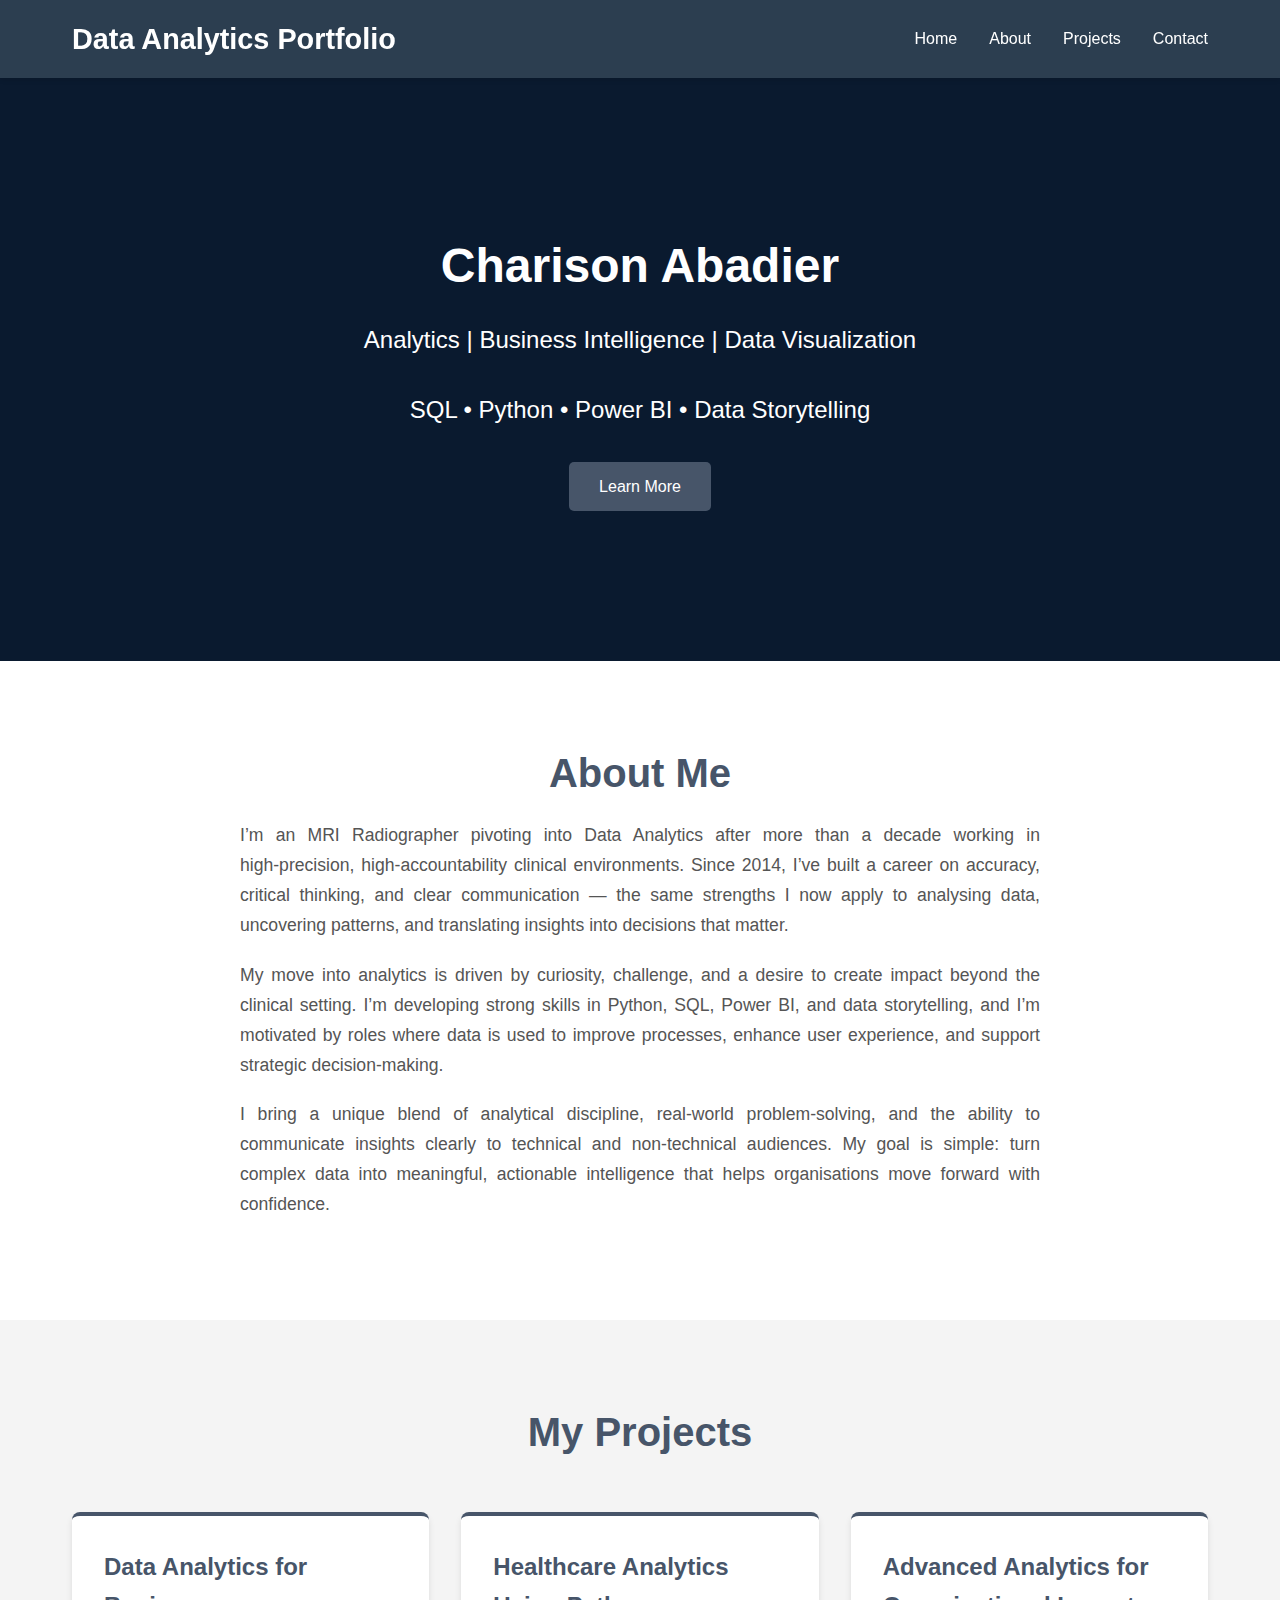
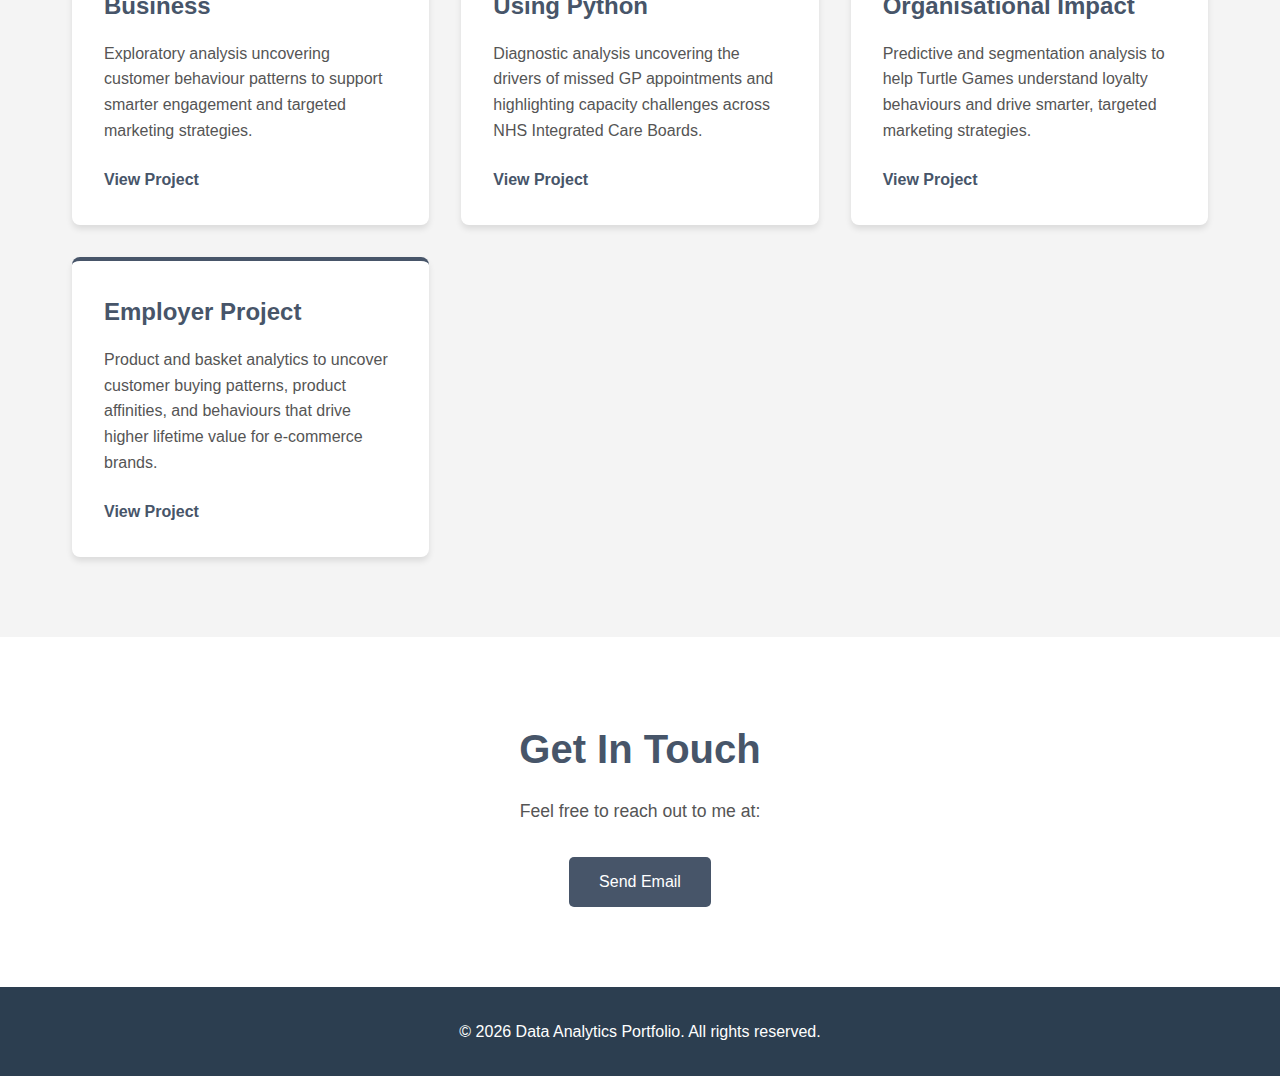
<file: index.html>
<!DOCTYPE html>
<html lang="en">
<head>
    <meta charset="UTF-8">
    <meta name="viewport" content="width=device-width, initial-scale=1.0">
    <title>Data Analytics Portfolio</title>
    <link rel="stylesheet" href="css/style.css">
</head>
<body>
    <!-- Navigation Bar -->
    <nav class="navbar">
        <div class="nav-container">
            <h1 class="logo">Data Analytics Portfolio</h1>
            <ul class="nav-menu">
                <li><a href="#home" class="nav-link">Home</a></li>
                <li><a href="#about" class="nav-link">About</a></li>
                <li><a href="#projects" class="nav-link">Projects</a></li>
                <li><a href="#contact" class="nav-link">Contact</a></li>
            </ul>
        </div>
    </nav>

    <!-- Home Section -->
    <section id="home" class="hero">
        <div class="hero-content">
            <h1 style="font-size: 3rem;">Charison Abadier</h1>
            <p>Analytics | Business Intelligence | Data Visualization</p>
            <p>SQL • Python • Power BI • Data Storytelling</p>
            <a href="#about" class="btn">Learn More</a>
        </div>
    </section>

    <!-- About Section -->
    <section id="about" class="about">
        <div class="container about-text">
            <h2>About Me</h2>
            <p>I’m an MRI Radiographer pivoting into Data Analytics after more than a decade working in high‑precision, high‑accountability clinical environments. Since 2014, I’ve built a career on accuracy, critical thinking, and clear communication — the same strengths I now apply to analysing data, uncovering patterns, and translating insights into decisions that matter.</p>
            
            <p>My move into analytics is driven by curiosity, challenge, and a desire to create impact beyond the clinical setting. I’m developing strong skills in Python, SQL, Power BI, and data storytelling, and I’m motivated by roles where data is used to improve processes, enhance user experience, and support strategic decision‑making.</p>
            
            <p>I bring a unique blend of analytical discipline, real‑world problem‑solving, and the ability to communicate insights clearly to technical and non‑technical audiences. My goal is simple: turn complex data into meaningful, actionable intelligence that helps organisations move forward with confidence.</p>
        </div>
    </section>

    <!-- Projects Section -->
<section id="projects" class="projects">
    <div class="container">
        <h2>My Projects</h2>
        <div class="projects-grid">
            <div class="project-card">
                <h3>Data Analytics for Business</h3>
                <p>Exploratory analysis uncovering customer behaviour patterns to support smarter engagement and targeted marketing strategies.</p>
                <a href="project1.html" class="project-link">View Project</a>
            </div>
            <div class="project-card">
                <h3>Healthcare Analytics Using Python</h3>
                <p>Diagnostic analysis uncovering the drivers of missed GP appointments and highlighting capacity challenges across NHS Integrated Care Boards.</p>
                <a href="project2.html" class="project-link">View Project</a>
            </div>
            <div class="project-card">
                <h3>Advanced Analytics for Organisational Impact</h3>
                <p>Predictive and segmentation analysis to help Turtle Games understand loyalty behaviours and drive smarter, targeted marketing strategies.</p>
                <a href="project3.html" class="project-link">View Project</a>
            </div>
            <div class="project-card">
                <h3>Employer Project</h3>
                <p>Product and basket analytics to uncover customer buying patterns, product affinities, and behaviours that drive higher lifetime value for e‑commerce brands.</p>
                <a href="project4.html" class="project-link">View Project</a>
            </div>
        </div>
    </div>
</section>

    <!-- Contact Section -->
    <section id="contact" class="contact">
        <div class="container">
            <h2>Get In Touch</h2>
            <p>Feel free to reach out to me at:</p>
            <a href="mailto:your-cnabadier@gmail.com" class="btn">Send Email</a>
        </div>
    </section>

    <!-- Footer -->
    <footer>
        <p>&copy; 2026 Data Analytics Portfolio. All rights reserved.</p>
    </footer>

    <script src="js/script.js"></script>
</body>
</html>
</file>
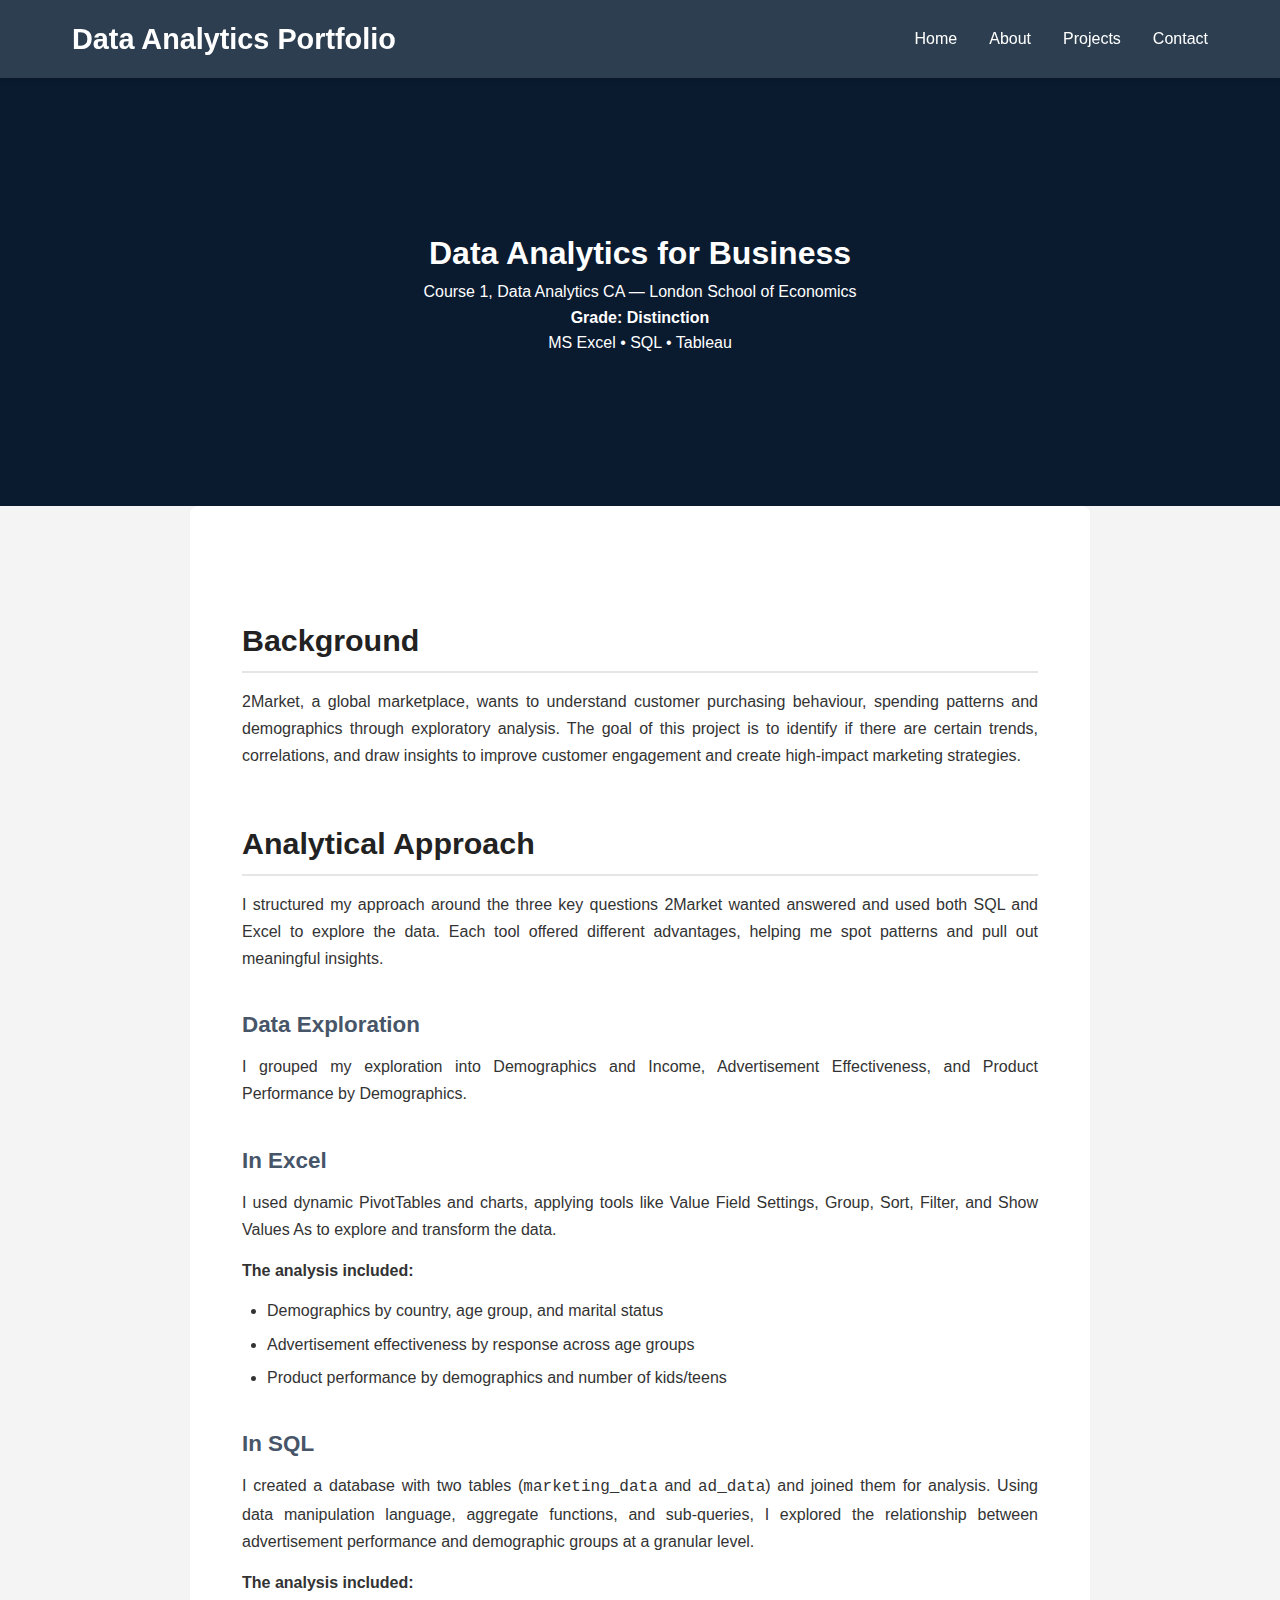
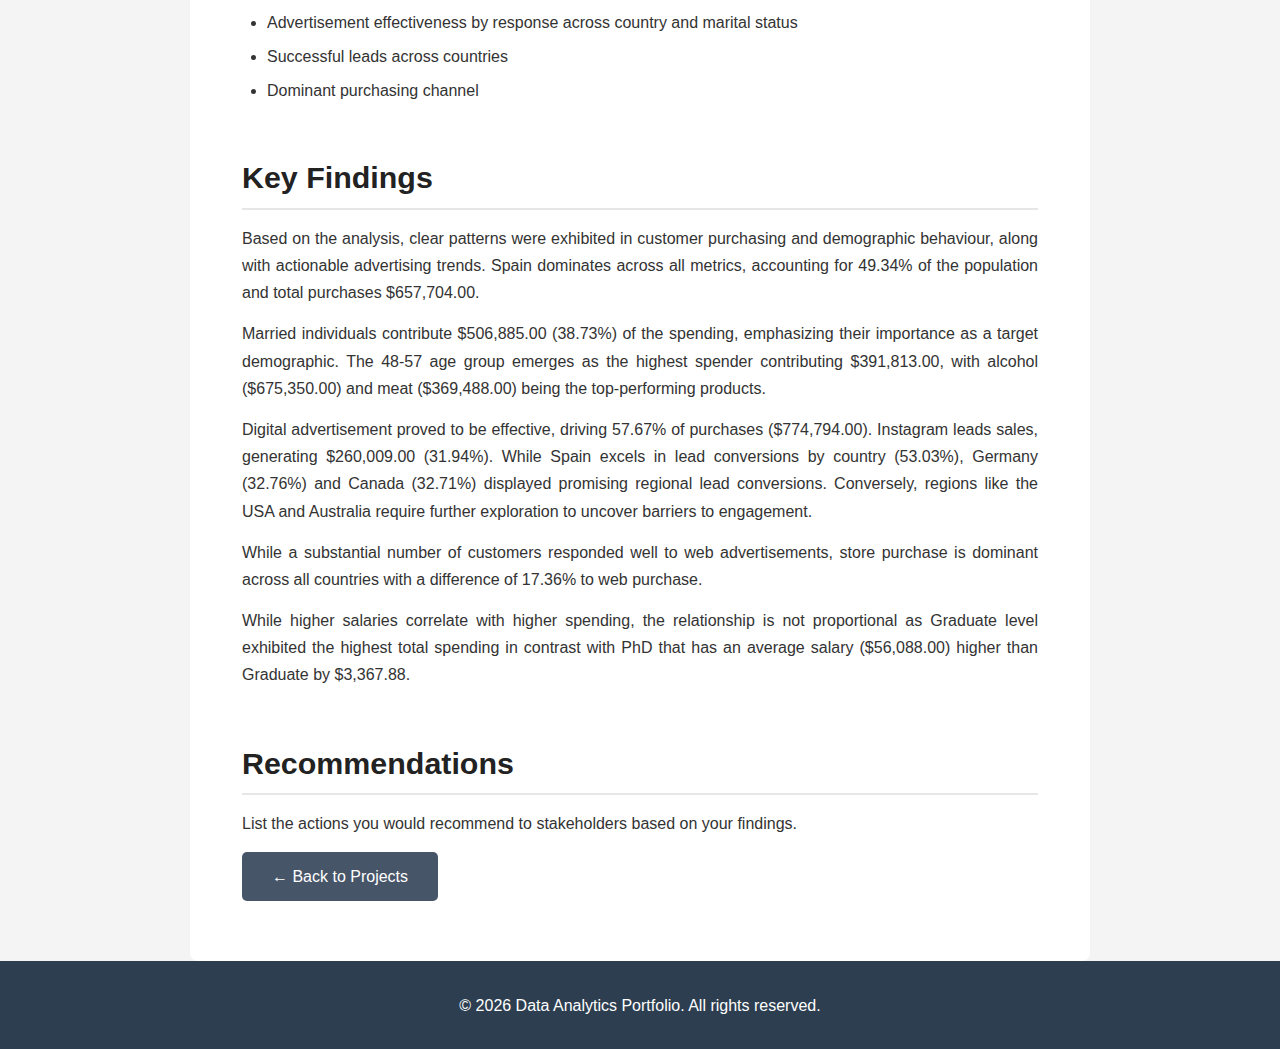
<file: project1.html>
<!DOCTYPE html>
<html lang="en">
<head>
    <meta charset="UTF-8">
    <meta name="viewport" content="width=device-width, initial-scale=1.0">
    <title>Data Analytics for Business | Portfolio</title>
    <link rel="stylesheet" href="css/style.css">
</head>
<body>

    <!-- Navigation Bar -->
    <nav class="navbar">
        <div class="nav-container">
            <h1 class="logo">Data Analytics Portfolio</h1>
            <ul class="nav-menu">
                <li><a href="index.html#home" class="nav-link">Home</a></li>
                <li><a href="index.html#about" class="nav-link">About</a></li>
                <li><a href="index.html#projects" class="nav-link">Projects</a></li>
                <li><a href="index.html#contact" class="nav-link">Contact</a></li>
            </ul>
        </div>
    </nav>

    <!-- Hero Section (same format as main page, project title only) -->
    <section class="hero">
        <div class="project-hero-meta">
            <h1>Data Analytics for Business</h1>
            <p>Course 1, Data Analytics CA — London School of Economics</p>
            <p><strong>Grade: Distinction</strong></p>
            <p>MS Excel • SQL • Tableau</p>
        </div>
    </section>

    <!-- Project Content -->
    <section class="project-detail">
        <div class="container">

            <h3>Background</h3>
            <p>2Market, a global marketplace, wants to understand customer purchasing behaviour, spending patterns and demographics through exploratory analysis.
                The goal of this project is to identify if there are certain trends, correlations, and draw insights to improve customer engagement and create high-impact marketing strategies.</p>

            <h3>Analytical Approach</h3>
            <p>I structured my approach around the three key questions 2Market wanted answered and used both SQL and Excel to explore the data. Each tool offered different advantages, helping me spot patterns and pull out meaningful insights.</p>
            <h4>Data Exploration</h4>
            <p>I grouped my exploration into Demographics and Income, Advertisement Effectiveness, and Product Performance by Demographics.</p>
            
            <h4>In Excel</h4>
            <p>I used dynamic PivotTables and charts, applying tools like Value Field Settings, Group, Sort, Filter, and Show Values As to explore and transform the data.</p>

        <p><strong>The analysis included:</strong></p>
        <ul>
            <li>Demographics by country, age group, and marital status</li>
            <li>Advertisement effectiveness by response across age groups</li>
            <li>Product performance by demographics and number of kids/teens</li>
        </ul>

            <h4>In SQL</h4>
            <p>I created a database with two tables (<code>marketing_data</code> and <code>ad_data</code>) and joined them for analysis. Using data manipulation language, aggregate functions, and sub-queries, I explored the relationship between advertisement performance and demographic groups at a granular level.</p>

        <p><strong>The analysis included:</strong></p>
        <ul>
            <li>Advertisement effectiveness by response across country and marital status</li>
            <li>Successful leads across countries</li>
            <li>Dominant purchasing channel</li>
        </ul>
            
            

        <h3>Key Findings</h3>

        <p>Based on the analysis, clear patterns were exhibited in customer purchasing and demographic behaviour, along with actionable advertising trends. Spain dominates across all metrics, accounting for 49.34% of the population and total purchases $657,704.00.</p>

        <p>Married individuals contribute $506,885.00 (38.73%) of the spending, emphasizing their importance as a target demographic. The 48-57 age group emerges as the highest spender contributing $391,813.00, with alcohol ($675,350.00) and meat ($369,488.00) being the top-performing products.</p>

        <p>Digital advertisement proved to be effective, driving 57.67% of purchases ($774,794.00). Instagram leads sales, generating $260,009.00 (31.94%). While Spain excels in lead conversions by country (53.03%), Germany (32.76%) and Canada (32.71%) displayed promising regional lead conversions. Conversely, regions like the USA and Australia require further exploration to uncover barriers to engagement.</p>

        <p>While a substantial number of customers responded well to web advertisements, store purchase is dominant across all countries with a difference of 17.36% to web purchase.</p>

        <p>While higher salaries correlate with higher spending, the relationship is not proportional as Graduate level exhibited the highest total spending in contrast with PhD that has an average salary ($56,088.00) higher than Graduate by $3,367.88.</p>

            <h3>Recommendations</h3>
            <p>List the actions you would recommend to stakeholders based on your findings.</p>

            <a href="index.html#projects" class="btn">← Back to Projects</a>
        </div>
    </section>

    <!-- Footer -->
    <footer>
        <p>&copy; 2026 Data Analytics Portfolio. All rights reserved.</p>
    </footer>

</body>
</html>
</file>
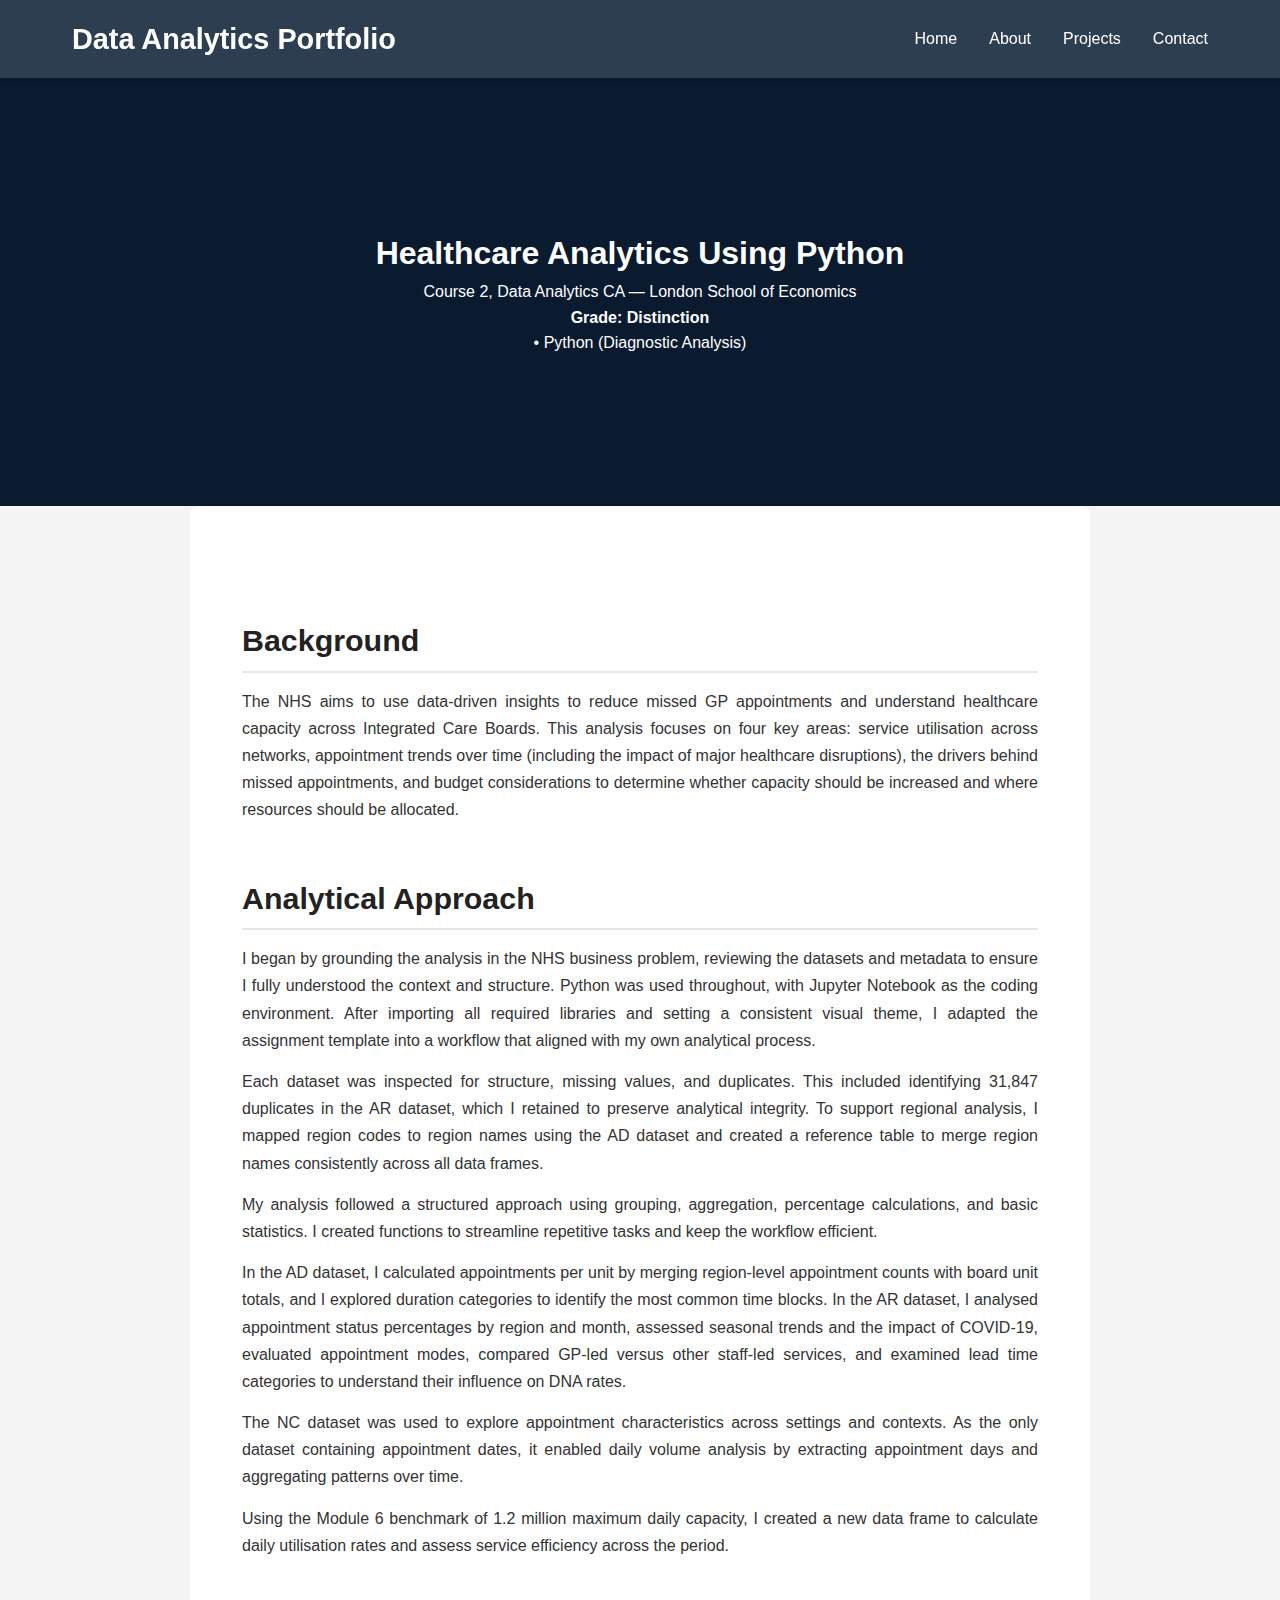
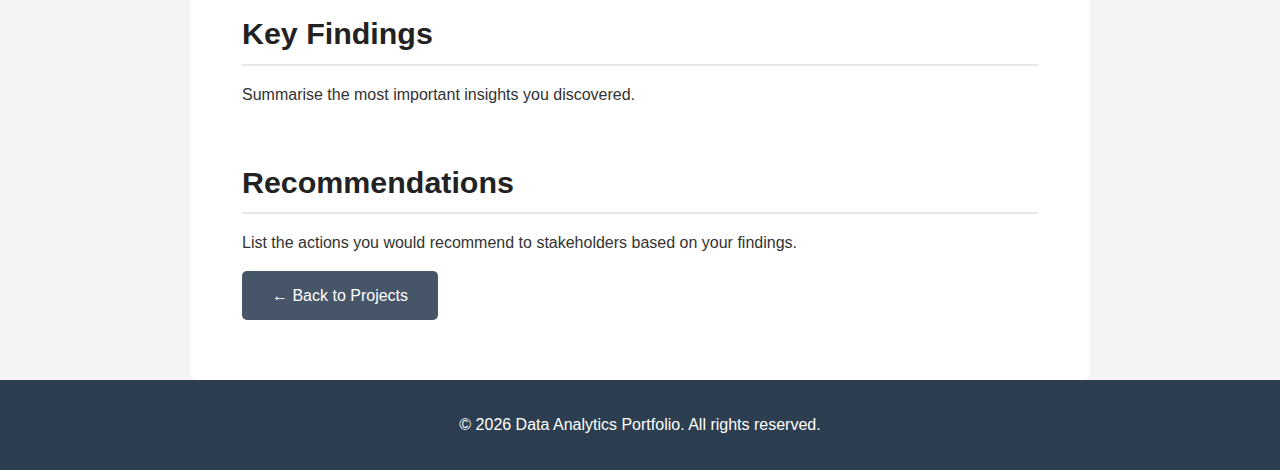
<file: project2.html>
<!DOCTYPE html>
<html lang="en">
<head>
    <meta charset="UTF-8">
    <meta name="viewport" content="width=device-width, initial-scale=1.0">
    <title>Healthcare Analytics Using Python | Portfolio</title>
    <link rel="stylesheet" href="css/style.css">
</head>
<body>

    <!-- Navigation Bar -->
    <nav class="navbar">
        <div class="nav-container">
            <h1 class="logo">Data Analytics Portfolio</h1>
            <ul class="nav-menu">
                <li><a href="index.html#home" class="nav-link">Home</a></li>
                <li><a href="index.html#about" class="nav-link">About</a></li>
                <li><a href="index.html#projects" class="nav-link">Projects</a></li>
                <li><a href="index.html#contact" class="nav-link">Contact</a></li>
            </ul>
        </div>
    </nav>

    <!-- Hero Section (same format as main page, project title only) -->
    <section class="hero">
        <div class="project-hero-meta">
            <h1>Healthcare Analytics Using Python</h1>
            <p>Course 2, Data Analytics CA — London School of Economics</p>
            <p><strong>Grade: Distinction</strong></p>
            <p>• Python (Diagnostic Analysis)</p>
        </div>
    </section>

    <!-- Project Content -->
    <section class="project-detail">
        <div class="container">

            <h3>Background</h3>
            <p>The NHS aims to use data-driven insights to reduce missed GP appointments and understand healthcare capacity across Integrated Care Boards. This analysis focuses on four key areas: service utilisation across networks, appointment trends over time (including the impact of major healthcare disruptions), the drivers behind missed appointments, and budget considerations to determine whether capacity should be increased and where resources should be allocated.</p>

            <h3>Analytical Approach</h3>
            <p>I began by grounding the analysis in the NHS business problem, reviewing the datasets and metadata to ensure I fully understood the context and structure. Python was used throughout, with Jupyter Notebook as the coding environment. After importing all required libraries and setting a consistent visual theme, I adapted the assignment template into a workflow that aligned with my own analytical process.</p>

            <p>Each dataset was inspected for structure, missing values, and duplicates. This included identifying 31,847 duplicates in the AR dataset, which I retained to preserve analytical integrity. To support regional analysis, I mapped region codes to region names using the AD dataset and created a reference table to merge region names consistently across all data frames.</p>

            <p>My analysis followed a structured approach using grouping, aggregation, percentage calculations, and basic statistics. I created functions to streamline repetitive tasks and keep the workflow efficient.</p>

            <p>In the AD dataset, I calculated appointments per unit by merging region-level appointment counts with board unit totals, and I explored duration categories to identify the most common time blocks. In the AR dataset, I analysed appointment status percentages by region and month, assessed seasonal trends and the impact of COVID‑19, evaluated appointment modes, compared GP‑led versus other staff‑led services, and examined lead time categories to understand their influence on DNA rates.</p>

            <p>The NC dataset was used to explore appointment characteristics across settings and contexts. As the only dataset containing appointment dates, it enabled daily volume analysis by extracting appointment days and aggregating patterns over time.</p>

            <p>Using the Module 6 benchmark of 1.2 million maximum daily capacity, I created a new data frame to calculate daily utilisation rates and assess service efficiency across the period.</p>

            <h3>Key Findings</h3>
            <p>Summarise the most important insights you discovered.</p>

            <h3>Recommendations</h3>
            <p>List the actions you would recommend to stakeholders based on your findings.</p>

            <a href="index.html#projects" class="btn">← Back to Projects</a>
        </div>
    </section>

    <!-- Footer -->
    <footer>
        <p>&copy; 2026 Data Analytics Portfolio. All rights reserved.</p>
    </footer>

</body>
</html>
</file>
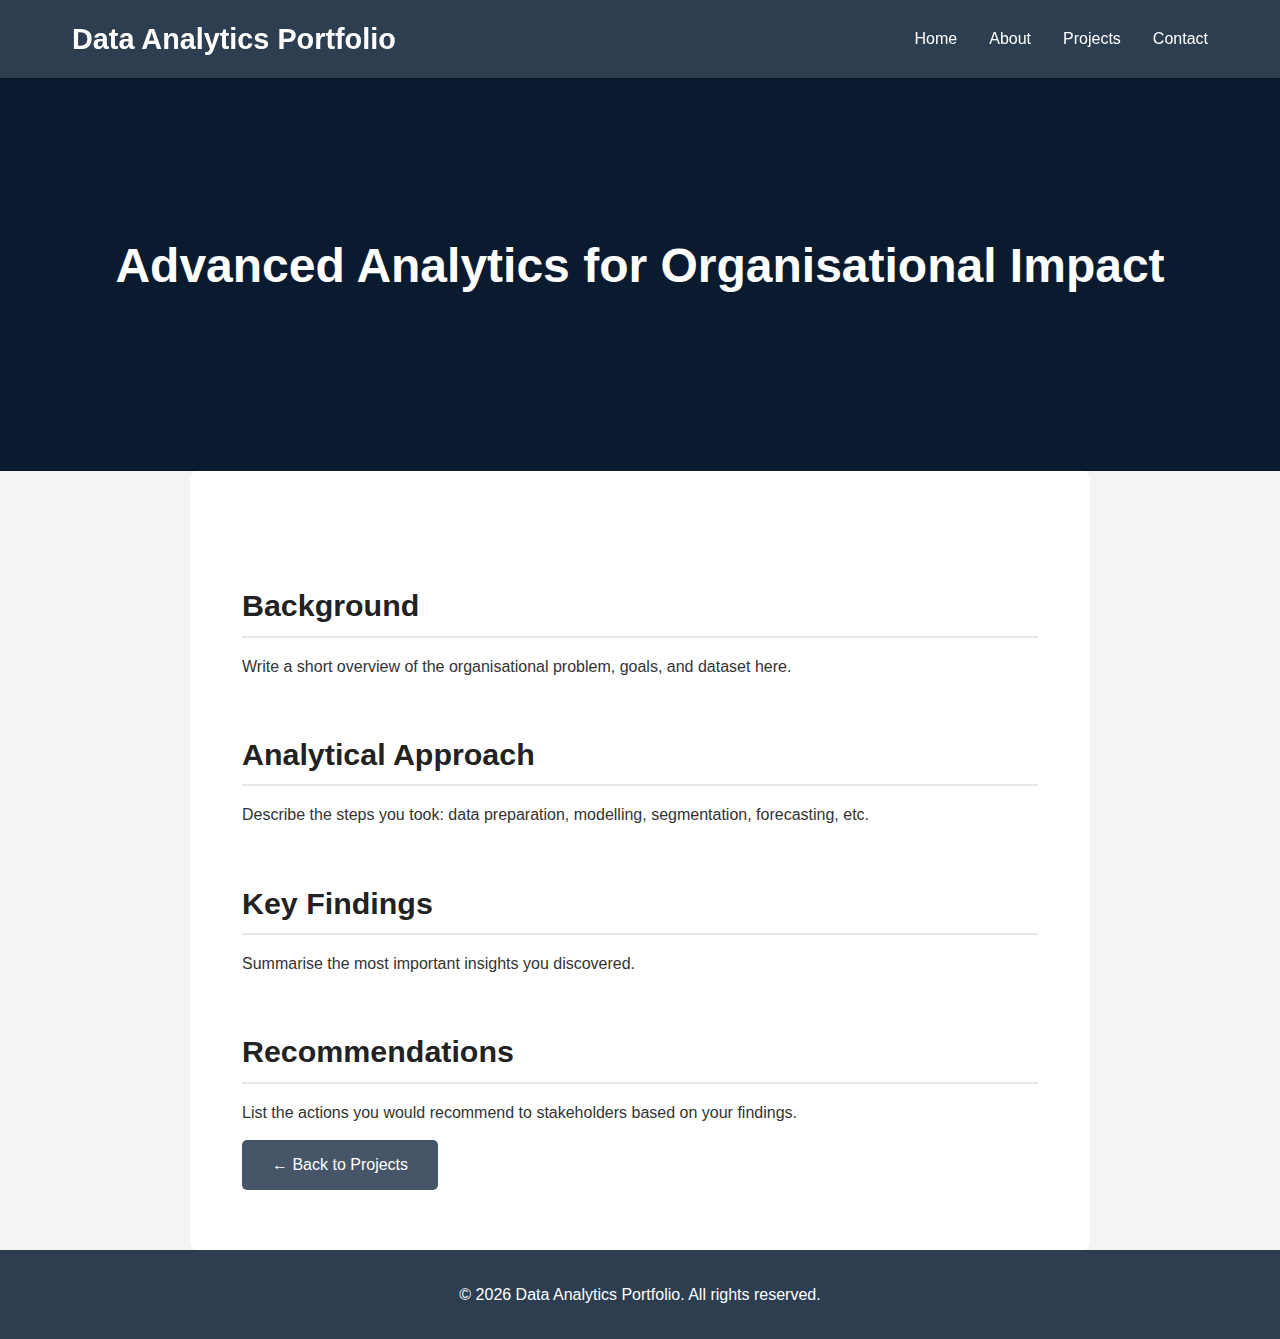
<file: project3.html>
<!DOCTYPE html>
<html lang="en">
<head>
    <meta charset="UTF-8">
    <meta name="viewport" content="width=device-width, initial-scale=1.0">
    <title>Advanced Analytics for Organisational Impact | Portfolio</title>
    <link rel="stylesheet" href="css/style.css">
</head>
<body>

    <!-- Navigation Bar -->
    <nav class="navbar">
        <div class="nav-container">
            <h1 class="logo">Data Analytics Portfolio</h1>
            <ul class="nav-menu">
                <li><a href="index.html#home" class="nav-link">Home</a></li>
                <li><a href="index.html#about" class="nav-link">About</a></li>
                <li><a href="index.html#projects" class="nav-link">Projects</a></li>
                <li><a href="index.html#contact" class="nav-link">Contact</a></li>
            </ul>
        </div>
    </nav>

    <!-- Hero Section (same format as main page, project title only) -->
    <section class="hero">
        <div class="hero-content">
            <h1>Advanced Analytics for Organisational Impact</h1>
        </div>
    </section>

    <!-- Project Content -->
    <section class="project-detail">
        <div class="container">

            <h3>Background</h3>
            <p>Write a short overview of the organisational problem, goals, and dataset here.</p>

            <h3>Analytical Approach</h3>
            <p>Describe the steps you took: data preparation, modelling, segmentation, forecasting, etc.</p>

            <h3>Key Findings</h3>
            <p>Summarise the most important insights you discovered.</p>

            <h3>Recommendations</h3>
            <p>List the actions you would recommend to stakeholders based on your findings.</p>

            <a href="index.html#projects" class="btn">← Back to Projects</a>
        </div>
    </section>

    <!-- Footer -->
    <footer>
        <p>&copy; 2026 Data Analytics Portfolio. All rights reserved.</p>
    </footer>

</body>
</html>
</file>
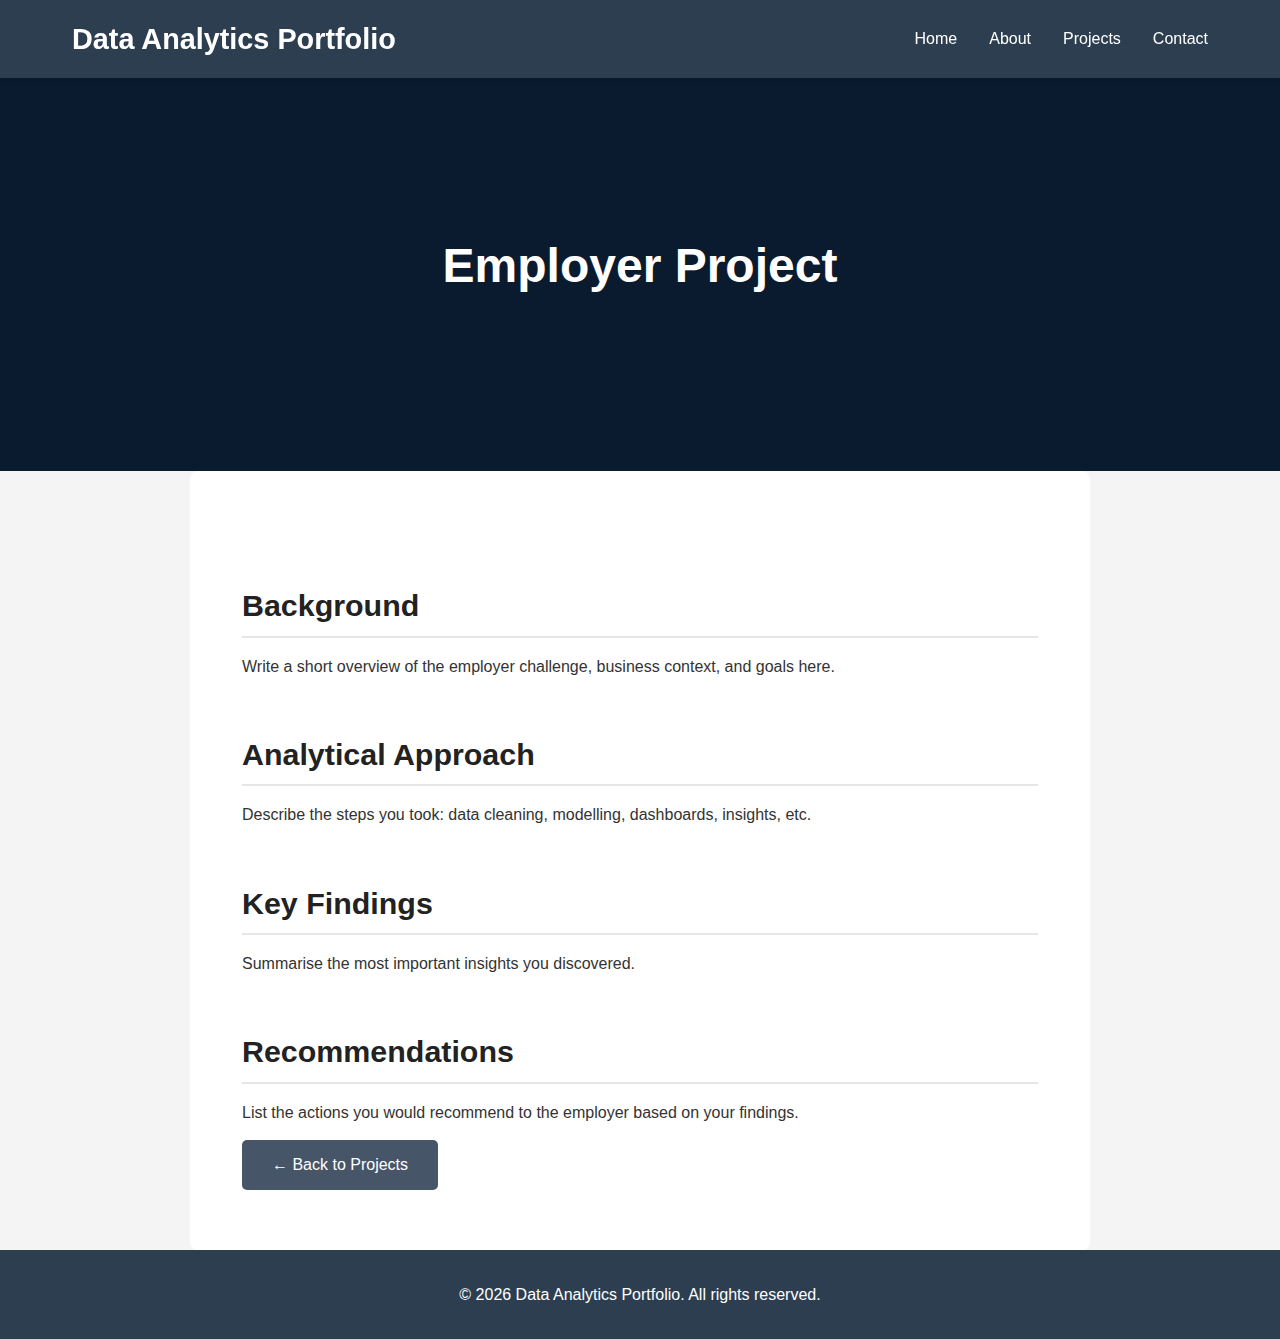
<file: project4.html>
<!DOCTYPE html>
<html lang="en">
<head>
    <meta charset="UTF-8">
    <meta name="viewport" content="width=device-width, initial-scale=1.0">
    <title>Employer Project | Portfolio</title>
    <link rel="stylesheet" href="css/style.css">
</head>
<body>

    <!-- Navigation Bar -->
    <nav class="navbar">
        <div class="nav-container">
            <h1 class="logo">Data Analytics Portfolio</h1>
            <ul class="nav-menu">
                <li><a href="index.html#home" class="nav-link">Home</a></li>
                <li><a href="index.html#about" class="nav-link">About</a></li>
                <li><a href="index.html#projects" class="nav-link">Projects</a></li>
                <li><a href="index.html#contact" class="nav-link">Contact</a></li>
            </ul>
        </div>
    </nav>

    <!-- Hero Section (same format as main page, project title only) -->
    <section class="hero">
        <div class="hero-content">
            <h1>Employer Project</h1>
        </div>
    </section>

    <!-- Project Content -->
    <section class="project-detail">
        <div class="container">

            <h3>Background</h3>
            <p>Write a short overview of the employer challenge, business context, and goals here.</p>

            <h3>Analytical Approach</h3>
            <p>Describe the steps you took: data cleaning, modelling, dashboards, insights, etc.</p>

            <h3>Key Findings</h3>
            <p>Summarise the most important insights you discovered.</p>

            <h3>Recommendations</h3>
            <p>List the actions you would recommend to the employer based on your findings.</p>

            <a href="index.html#projects" class="btn">← Back to Projects</a>
        </div>
    </section>

    <!-- Footer -->
    <footer>
        <p>&copy; 2026 Data Analytics Portfolio. All rights reserved.</p>
    </footer>

</body>
</html>
</file>
<file: css/style.css>
/* General Styling */
* {
    margin: 0;
    padding: 0;
    box-sizing: border-box;
}

body {
    font-family: 'Arial', sans-serif;
    line-height: 1.6;
    color: #333;
    background-color: #f4f4f4;
}

/* Navigation Bar */
.navbar {
    background-color: #2c3e50;
    padding: 1rem 0;
    position: sticky;
    top: 0;
    box-shadow: 0 2px 5px rgba(0, 0, 0, 0.1);
    z-index: 1000;
}

.nav-container {
    max-width: 1200px;
    margin: 0 auto;
    display: flex;
    justify-content: space-between;
    align-items: center;
    padding: 0 2rem;
}

.logo {
    color: white;
    font-size: 1.8rem;
    font-weight: bold;
}

.nav-menu {
    display: flex;
    list-style: none;
    gap: 2rem;
}

.nav-link {
    color: white;
    text-decoration: none;
    font-weight: 500;
    transition: color 0.3s ease;
}

.nav-link:hover {
    color: #7f8c8d;
}

/* ----------------------------- */
/* HERO SECTIONS */
/* ----------------------------- */

/* Project Heroes (solid dark navy) */
.hero {
    background-color: #0A1A2F;
    color: white;
    padding: 150px 2rem;
    text-align: center;
    min-height: 350px;

    display: flex;
    align-items: center;
    justify-content: center;
}

/* Homepage Hero (image only) */
.home-hero {
    background-image: url("../images/Hero background.png");
    background-size: cover;
    background-position: center;
    background-repeat: no-repeat;

    min-height: 500px;
    padding: 150px 2rem;
    text-align: center;
    color: white;
    position: relative;

    display: flex;
    align-items: center;
    justify-content: center;
}

/* Dark overlay */
.home-hero::before {
    content: "";
    position: absolute;
    top: 0;
    left: 0;
    width: 100%;
    height: 100%;
    background: rgba(0,0,0,0.55);
    z-index: 1;
}

.home-hero * {
    position: relative;
    z-index: 2;
}

.hero-content h1 {
    font-size: 3rem;
    margin-bottom: 1rem;
}

.hero-content p {
    font-size: 1.5rem;
    margin-bottom: 2rem;
}

/* Buttons */
.btn {
    display: inline-block;
    background-color: #475569;
    color: white;
    padding: 12px 30px;
    text-decoration: none;
    border-radius: 5px;
    transition: background-color 0.3s ease;
    border: none;
    cursor: pointer;
    font-size: 1rem;
}

.btn:hover {
    background-color: #334155;
}

/* Container */
.container {
    max-width: 1200px;
    margin: 0 auto;
    padding: 0 2rem;
}

/* About Section */
.about {
    padding: 80px 2rem;
    background-color: white;
    text-align: center;
}

.about h2 {
    font-size: 2.5rem;
    margin-bottom: 1rem;
    color: #475569;
}

.about p {
    font-size: 1.1rem;
    color: #555;
    max-width: 800px;
    margin: 0 auto;
    text-align: justify;
    line-height: 1.7;
    margin-bottom: 20px;
}

/* Projects Section */
.projects {
    padding: 80px 2rem;
    background-color: #f4f4f4;
}

.projects h2 {
    font-size: 2.5rem;
    text-align: center;
    margin-bottom: 3rem;
    color: #475569;
}

.projects-grid {
    display: grid;
    grid-template-columns: repeat(auto-fit, minmax(300px, 1fr));
    gap: 2rem;
}

.project-card {
    background-color: white;
    padding: 2rem;
    border-radius: 8px;
    box-shadow: 0 4px 6px rgba(0, 0, 0, 0.1);
    transition: transform 0.3s ease;
    border-top: 4px solid #475569;
}

.project-card:hover {
    transform: translateY(-5px);
    box-shadow: 0 6px 12px rgba(0, 0, 0, 0.15);
}

.project-card h3 {
    color: #475569;
    margin-bottom: 1rem;
    font-size: 1.5rem;
}

.project-card p {
    color: #555;
    margin-bottom: 1.5rem;
}

.project-link {
    color: #475569;
    text-decoration: none;
    font-weight: bold;
    transition: color 0.3s ease;
}

.project-link:hover {
    color: #334155;
}

/* Contact Section */
.contact {
    padding: 80px 2rem;
    background-color: white;
    text-align: center;
}

.contact h2 {
    font-size: 2.5rem;
    margin-bottom: 1rem;
    color: #475569;
}

.contact p {
    font-size: 1.1rem;
    color: #555;
    margin-bottom: 2rem;
}

/* Footer */
footer {
    background-color: #2c3e50;
    color: white;
    text-align: center;
    padding: 2rem;
}

/* Project Detail Page */
.project-detail {
    max-width: 900px;
    margin: 0 auto;
    padding: 60px 20px;
    background: white;
    border-radius: 8px;
}

.project-detail h3 {
    margin-top: 50px;
    margin-bottom: 15px;
    font-size: 1.9rem;
    font-weight: 700;
    color: #222;
    border-bottom: 2px solid #e6e6e6;
    padding-bottom: 6px;
}

.project-detail h4 {
    margin-top: 35px;
    margin-bottom: 10px;
    font-size: 1.4rem;
    font-weight: 600;
    color: #475569;
}

.project-detail p {
    margin-bottom: 14px;
    line-height: 1.7;
    font-size: 1rem;
    color: #333;
    text-align: justify;
}

.project-detail ul {
    margin-left: 25px;
    margin-bottom: 25px;
}

.project-detail li {
    margin-bottom: 8px;
    line-height: 1.6;
    text-align: justify;
}

/* ----------------------------- */
/* MOBILE FIXES */
/* ----------------------------- */

@media (max-width: 768px) {

    /* Fix About Me spacing */
    .about p {
        text-align: center;
    }

    /* Fix navbar overlap */
    .logo {
        font-size: 1.3rem;
    }

    .nav-menu {
        gap: 1rem;
    }

    .hero-content h1 {
        font-size: 2rem;
    }

    .projects-grid {
        grid-template-columns: 1fr;
    }
}
</file>
